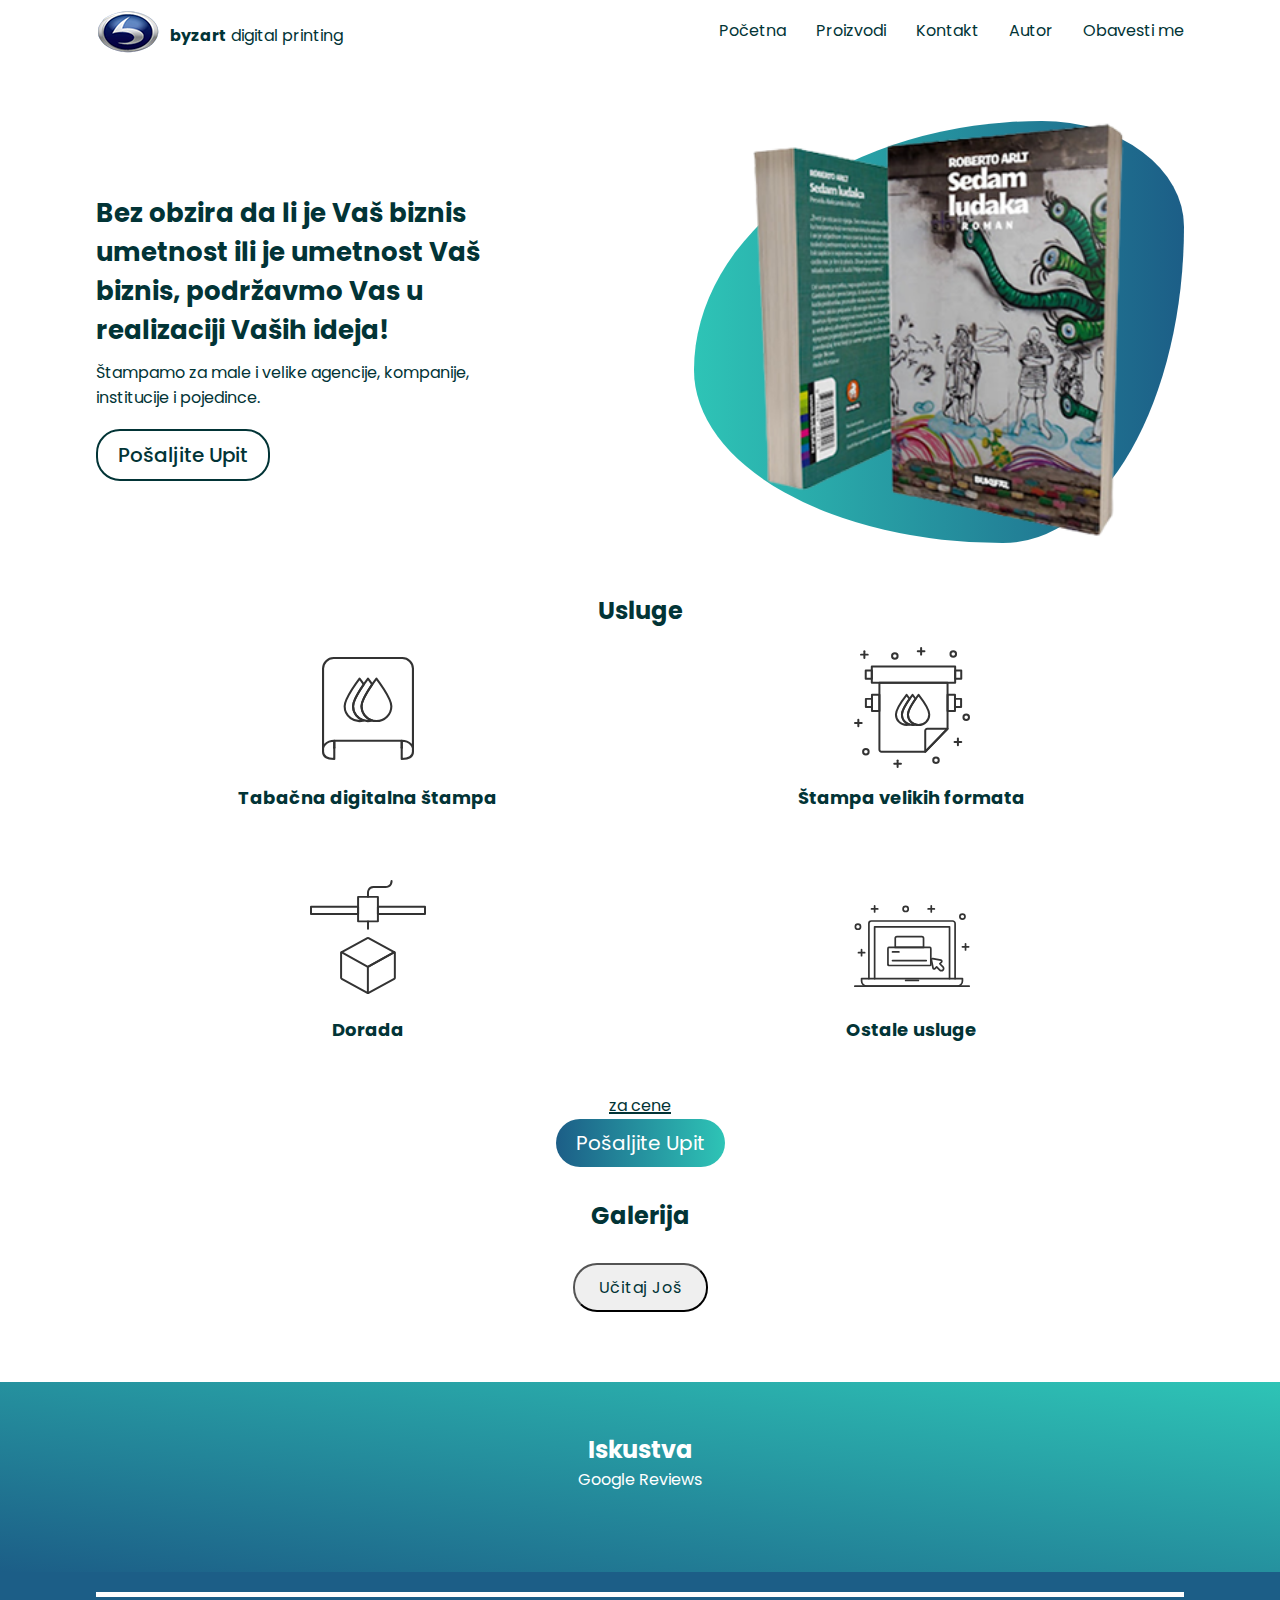
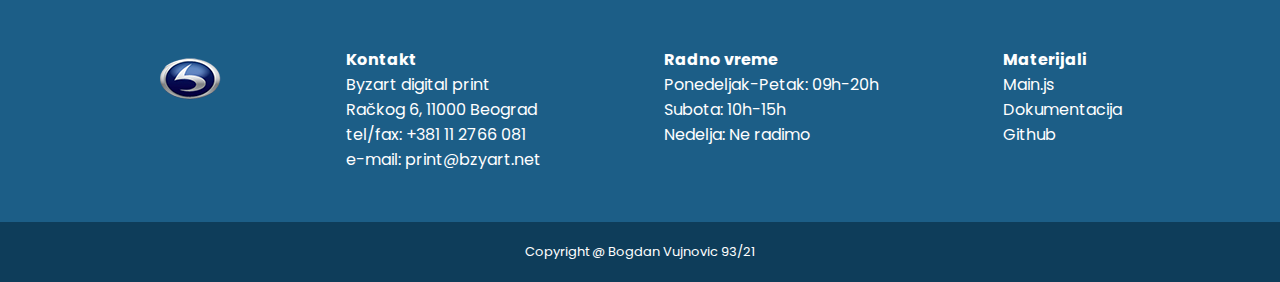
<file: index.html>
<!DOCTYPE html>
<html lang="en">
<head>
    <meta charset="UTF-8">
    <meta http-equiv="X-UA-Compatible" content="IE=edge">
    <meta name="viewport" content="width=device-width, initial-scale=1.0">
    <title>Početna | Byzart</title>

    <link rel="icon" type="image/x-icon" href="assets/img/logo.png" />


    <!-- Fonts -->
    <link rel="preconnect" href="https://fonts.googleapis.com" />
    <link rel="preconnect" href="https://fonts.gstatic.com" crossorigin />
    <link href="https://fonts.googleapis.com/css2?family=Poppins:wght@300;400;500;600&display=swap" rel="stylesheet" />
    
    <link rel="stylesheet" type="text/css" href="css/style.css" />
    <!-- Owl Carousel -->
    <link rel="stylesheet" href="https://cdnjs.cloudflare.com/ajax/libs/OwlCarousel2/2.3.4/assets/owl.carousel.min.css" integrity="sha512-tS3S5qG0BlhnQROyJXvNjeEM4UpMXHrQfTGmbQ1gKmelCxlSEBUaxhRBj/EFTzpbP4RVSrpEikbmdJobCvhE3g==" crossorigin="anonymous" referrerpolicy="no-referrer" />
    <link rel="stylesheet" href="https://cdnjs.cloudflare.com/ajax/libs/OwlCarousel2/2.3.4/assets/owl.theme.default.min.css" integrity="sha512-sMXtMNL1zRzolHYKEujM2AqCLUR9F2C4/05cdbxjjLSRvMQIciEPCQZo++nk7go3BtSuK9kfa/s+a4f4i5pLkw==" crossorigin="anonymous" referrerpolicy="no-referrer" />
</head>
<body>
    <header>
        <div id="meni" class="wrapper">
            <div id="logo">
                <a href="index.htm"><img src="assets/img/logo.png" alt="logo"></a>
                <p><strong>byzart</strong> digital printing</p>
            </div>
            <nav class="glavni-meni"></nav>
        </div>
        <div id="hero" class="wrapper">
            <div id="main-heading">
                <h1>Bez obzira da li je Vaš biznis umetnost
                    ili je umetnost Vaš biznis, podržavmo Vas u realizaciji Vaših ideja!</h1>
                <p>Štampamo za male i velike agencije, kompanije, institucije i pojedince.</p>
                <div id="heading-button">
                    <a href="kontakt.html">Pošaljite upit</a>
                </div>
            </div>
            <div id="heading-blob">
                <div id="heading-slider" class="wrapper">
                    <div id="printed-products">
                        <div class="img">
                            <img src="assets/img/bookcover.png" alt="">
                        </div>
                    </div>
                </div>
            </div>
        </div>
    </header>
    <main>
        <div id="sekcija-usluge" class="wrapper">
            <h2>Usluge</h2>
            <div id="usluge">
                <div class="usluge-blok">
                    <div class="ikonica" id="ikonica_1">
                        <img src="assets/svg/ikonica1.svg" alt="icon_1">
                    </div>
                    <h3 class="usluga-ime">Tabačna digitalna štampa</h3>
                    <ul id="digitalna-lista">
                    </ul>
                </div>
                <div class="usluge-blok">
                    <div class="ikonica">
                        <img src="assets/svg/ikonica2.svg" alt="icon_2">
                    </div>
                    <h3 class="usluga-ime">Štampa velikih formata</h3>
                    <ul id="veliki-formati-lista">
                    </ul>
                </div>
                <div class="usluge-blok">
                    <div class="ikonica">
                        <img src="assets/svg/ikonica3.svg" alt="icon_3">
                    </div>
                    <h3 class="usluga-ime">Dorada</h3>
                    <ul id="dorada-lista">
                    </ul>
                </div>
                <div class="usluge-blok">
                    <div class="ikonica" id="ikonica_4">
                        <img src="assets/svg/ikonica4.svg" alt="icon_4">
                    </div>
                    <h3 class="usluga-ime">Ostale usluge</h3>
                    <ul id="ostale-lista">
                    </ul>
                </div>
            </div>
            <p>za cene</p>
            <div>
                <a href="kontakt.html">Pošaljite Upit</a>
            </div>
        </div>
        <div class="sekcija-galerija">
            <div class="wrapper" id="galerija">
                <h2>Galerija</h2>
                <div id="galerija-slike"></div>
                <button id="vidi-jos">Učitaj Još</button>
            </div>
        </div>
        <div id="sekcija-iskustva">
            <h2>Iskustva</h3>
            <p id="iskustva-p">Google Reviews</p>
            <div id="iskustva" class="owl-carousel owl-theme wrapper">
            </div>
        </div>
    </main>
    <footer>
        <div id="sadrzaj-footer" class="wrapper">
            <div id="sadrzaj-footer-blokovi">
                <div id="logo-footer">
                    <img src="assets/img/logo.png" alt="logo footer">
                </div>
                <div id="kontakt">
                    <h3>Kontakt</h3>
                </div>
                <div id="radno-vreme">
                    <h3>Radno vreme</h3>
                </div>
                <div id="materijali">
                    <h3>Materijali</h3>
                </div>
            </div>
        </div>
        <div id="copyright">
            <p>Copyright @ Bogdan Vujnovic 93/21</p>
        </div>
    </footer>
    <!-- jQuery -->
<script src="https://code.jquery.com/jquery-3.6.3.min.js" integrity="sha256-pvPw+upLPUjgMXY0G+8O0xUf+/Im1MZjXxxgOcBQBXU=" crossorigin="anonymous"></script>
    <!-- Owl Carousel-->
    <script src="https://cdnjs.cloudflare.com/ajax/libs/OwlCarousel2/2.3.4/owl.carousel.min.js" integrity="sha512-bPs7Ae6pVvhOSiIcyUClR7/q2OAsRiovw4vAkX+zJbw3ShAeeqezq50RIIcIURq7Oa20rW2n2q+fyXBNcU9lrw==" crossorigin="anonymous" referrerpolicy="no-referrer"></script>
   
    <script src="js/main.js" type="text/javascript"></script>
</body>
</html>
</file>
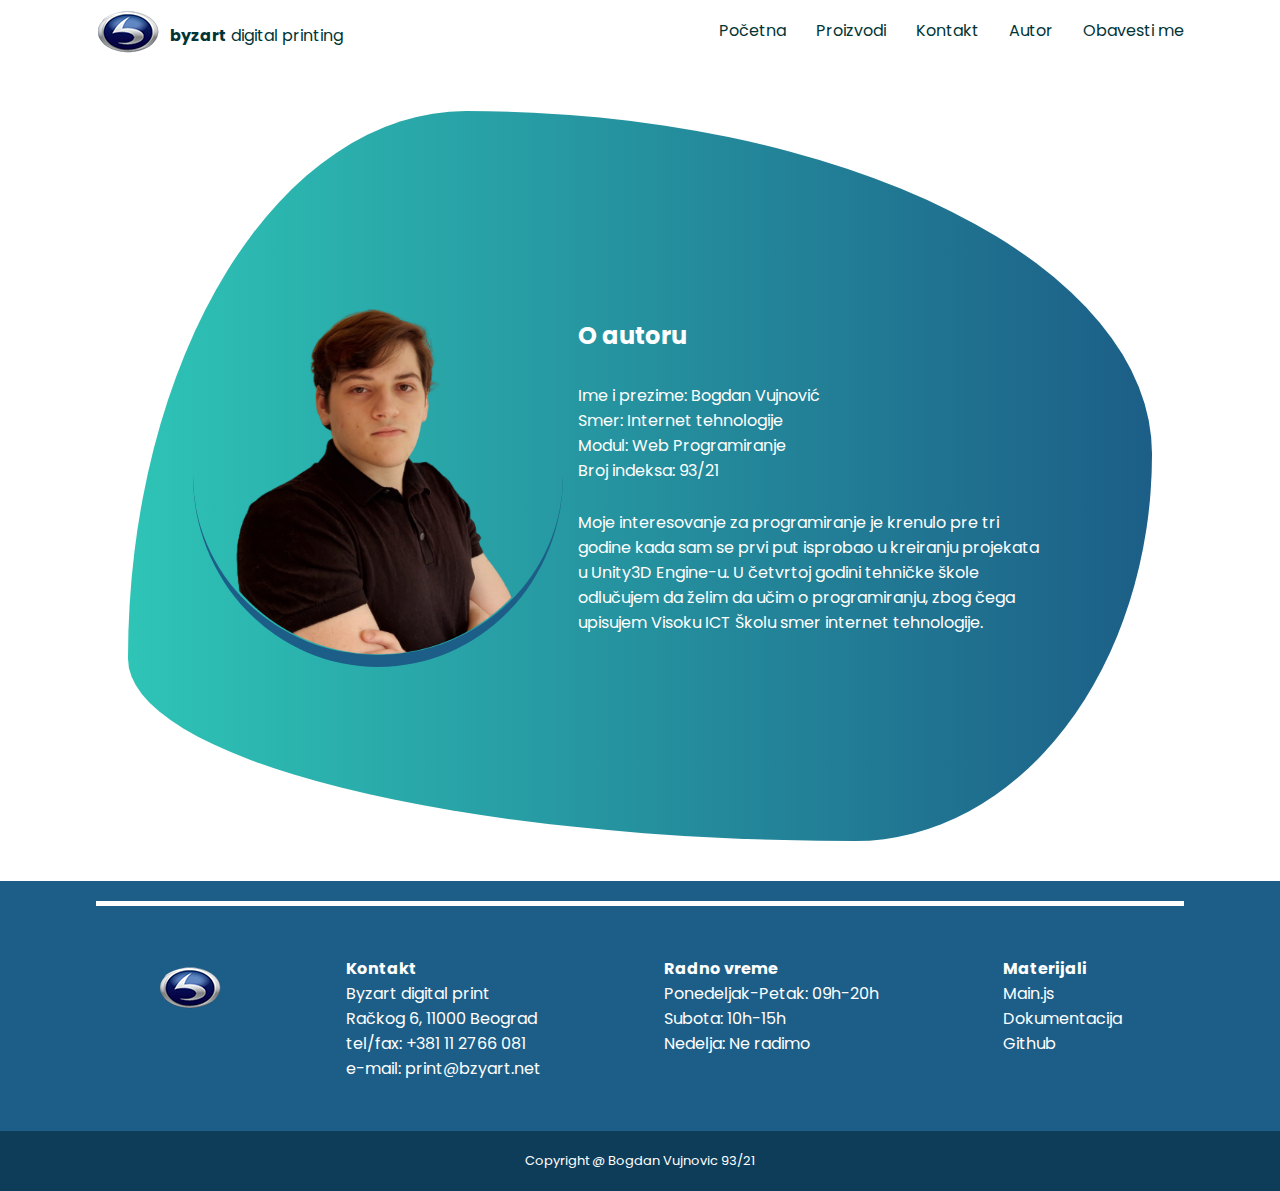
<file: autor.html>
<!DOCTYPE html>
<html lang="en">
<head>
    <meta charset="UTF-8">
    <meta http-equiv="X-UA-Compatible" content="IE=edge">
    <meta name="viewport" content="width=device-width, initial-scale=1.0">
    <title>Autor | Byzart</title>

    <link rel="icon" type="image/x-icon" href="assets/img/logo.png" />


    <!-- Fonts -->
    <link rel="preconnect" href="https://fonts.googleapis.com" />
    <link rel="preconnect" href="https://fonts.gstatic.com" crossorigin />
    <link href="https://fonts.googleapis.com/css2?family=Poppins:wght@300;400;500;600&display=swap" rel="stylesheet" />
    
    <link rel="stylesheet" type="text/css" href="css/style.css" />
</head>
<body>
    <header>
        <div id="meni" class="wrapper">
            <div id="logo">
                <a href="index.html"><img src="assets/img/logo.png" alt="logo"></a>
                <p><strong>byzart</strong> digital printing</p>
            </div>
            <nav class="glavni-meni"></nav>
        </div>
    </header>
    <main>
        <div id="autor-glavni-div" class="wrapper">
            <div id="autor-sekcija" class="wrapper">
                <div id="autor-slika">
                    <img src="assets/img/slika-autor.png" alt="Slika Autora">
                </div>
                <div id="autor-tekst">
                    <h2>O autoru</h2>
                    <p>Ime i prezime: Bogdan Vujnović</p>
                    <p>Smer: Internet tehnologije</p>
                    <p>Modul: Web Programiranje</p>
                    <p>Broj indeksa: 93/21</p><br/>
                    <p>Moje interesovanje za programiranje je krenulo pre tri godine kada sam se prvi put isprobao u kreiranju projekata u Unity3D Engine-u.
                    U četvrtoj godini tehničke škole odlučujem da želim da učim o programiranju, 
                    zbog čega upisujem Visoku ICT Školu smer internet tehnologije.</p>
                </div>
            </div>
        </div>
    </main>
    <footer>
        <div id="sadrzaj-footer" class="wrapper">
            <div id="sadrzaj-footer-blokovi">
                <div id="logo-footer">
                    <img src="assets/img/logo.png" alt="logo footer">
                </div>
                <div id="kontakt">
                    <h3>Kontakt</h3>
                </div>
                <div id="radno-vreme">
                    <h3>Radno vreme</h3>
                </div>
                <div id="materijali">
                    <h3>Materijali</h3>
                </div>
            </div>
        </div>
        <div id="copyright">
            <p>Copyright @ Bogdan Vujnovic 93/21</p>
        </div>
    </footer>
    <!-- jQuery -->
    <script src="https://cdnjs.cloudflare.com/ajax/libs/jquery/3.6.3/jquery.min.js" integrity="sha512-STof4xm1wgkfm7heWqFJVn58Hm3EtS31XFaagaa8VMReCXAkQnJZ+jEy8PCC/iT18dFy95WcExNHFTqLyp72eQ==" crossorigin="anonymous" referrerpolicy="no-referrer"></script>
      
    <script src="js/main.js" type="text/javascript"></script>
</body>
</html>
</file>
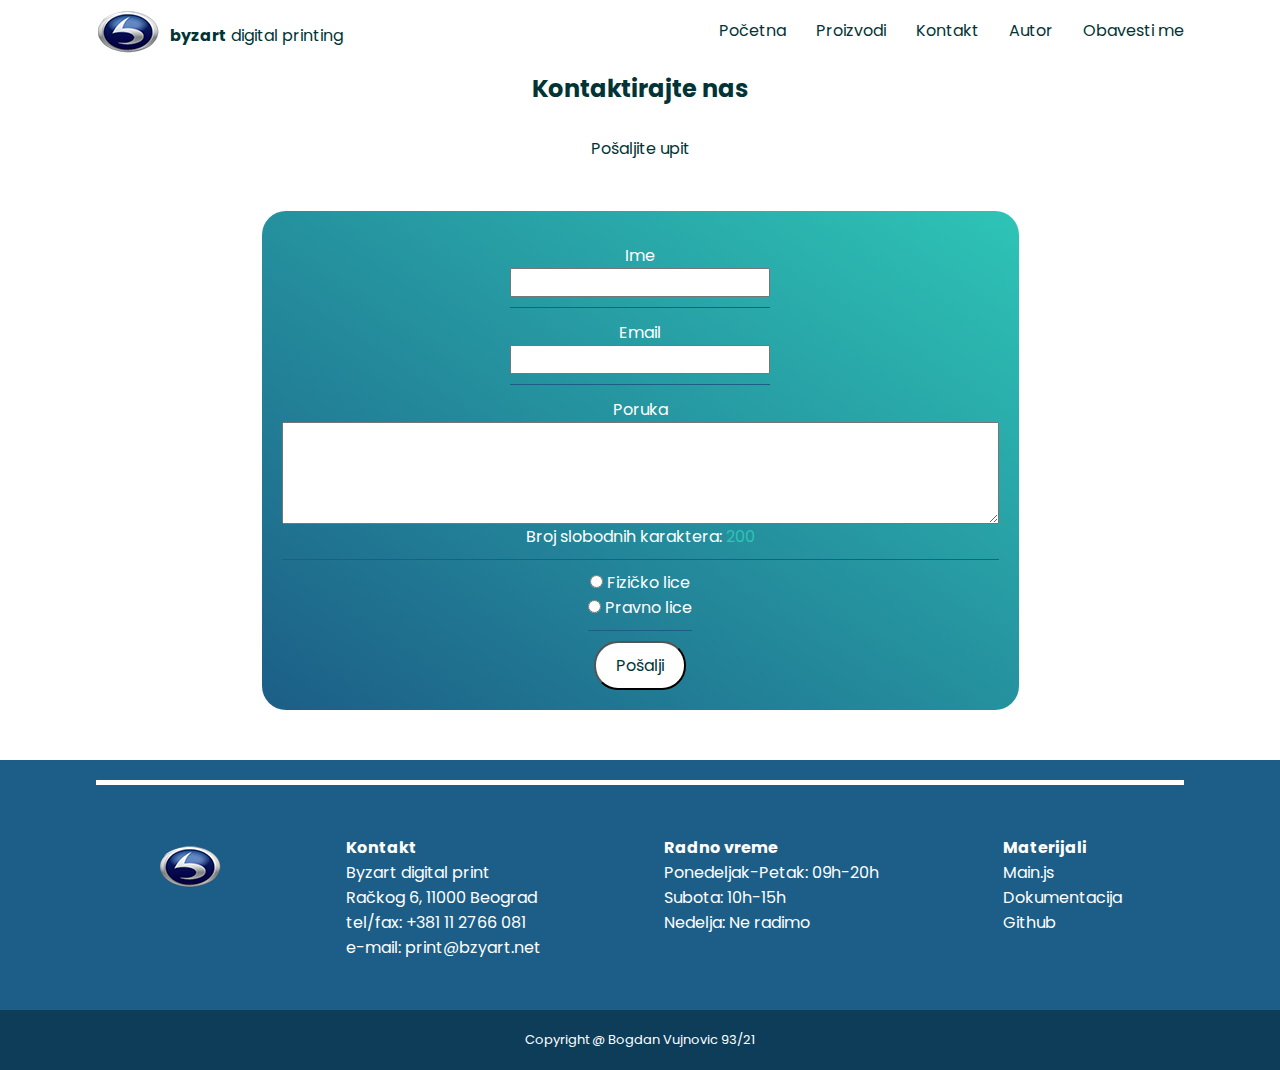
<file: kontakt.html>
<!DOCTYPE html>
<html lang="en">
<head>
    <meta charset="UTF-8">
    <meta http-equiv="X-UA-Compatible" content="IE=edge">
    <meta name="viewport" content="width=device-width, initial-scale=1.0">
    <title>Kontakt | Byzart</title>

    <link rel="icon" type="image/x-icon" href="assets/img/logo.png" />


    <!-- Fonts -->
    <link rel="preconnect" href="https://fonts.googleapis.com" />
    <link rel="preconnect" href="https://fonts.gstatic.com" crossorigin />
    <link href="https://fonts.googleapis.com/css2?family=Poppins:wght@300;400;500;600&display=swap" rel="stylesheet" />
    
    <link rel="stylesheet" type="text/css" href="css/style.css" />
</head>
<body>
    <header>
        <div id="meni" class="wrapper">
            <div id="logo">
                <a href="index.html"><img src="assets/img/logo.png" alt="logo"></a>
                <p><strong>byzart</strong> digital printing</p>
            </div>
            <nav class="glavni-meni"></nav>
        </div>
    </header>
    <main>
        <div class="wrapper">
            <div id="kontakt-tekst">
                <h2>Kontaktirajte nas</h2>
                <p>Pošaljite upit</p>
            </div>
            <form class="forma" id="forma-kontakt">
                <div class="form-div">
                    <label for="">Ime</label>
                    <input type="text" id="tbIme" class="form-polje" />
                </div>
                <div class="form-div">
                    <label for="">Email</label>
                    <input type="email" id="iEmail" class="form-polje" />
                </div>
                <div class="form-div" id="poruka">
                    <label for="taPoruka">Poruka</label>
                    <textarea id="taPoruka" rows="4" cols="50"></textarea>
                    <p>Broj slobodnih karaktera: <span id="brojKaraktera">200</span></p>
                    <p id="error-poruka" class="greska ispisGresaka d-none">Postignut maksimalni broj karaktera.</p>
                </div>
                <div class="form-div" id="rbDiv">
                    <div>
                        <input type="radio" id="fLice" name="rbList" value="FL">
                        <label for="fLice">Fizičko lice</label><br>
                    </div>
                    <div>
                        <input type="radio" id="pLice" name="rbList" value="PL">
                        <label for="pLice">Pravno lice</label><br>
                    </div>
                </div>
                <input type="button" value="Pošalji" id="btnKontakt" class="dugme" />
            </form>
        </div>
    </main>
    <footer>
        <div id="sadrzaj-footer" class="wrapper">
            <div id="sadrzaj-footer-blokovi">
                <div id="logo-footer">
                    <img src="assets/img/logo.png" alt="logo footer">
                </div>
                <div id="kontakt">
                    <h3>Kontakt</h3>
                </div>
                <div id="radno-vreme">
                    <h3>Radno vreme</h3>
                </div>
                <div id="materijali">
                    <h3>Materijali</h3>
                </div>
            </div>
        </div>
        <div id="copyright">
            <p>Copyright @ Bogdan Vujnovic 93/21</p>
        </div>
    </footer>
    <!-- jQuery -->
    <script src="https://cdnjs.cloudflare.com/ajax/libs/jquery/3.6.3/jquery.min.js" integrity="sha512-STof4xm1wgkfm7heWqFJVn58Hm3EtS31XFaagaa8VMReCXAkQnJZ+jEy8PCC/iT18dFy95WcExNHFTqLyp72eQ==" crossorigin="anonymous" referrerpolicy="no-referrer"></script>
      
    <script src="js/main.js" type="text/javascript"></script>
</body>
</html>
</file>
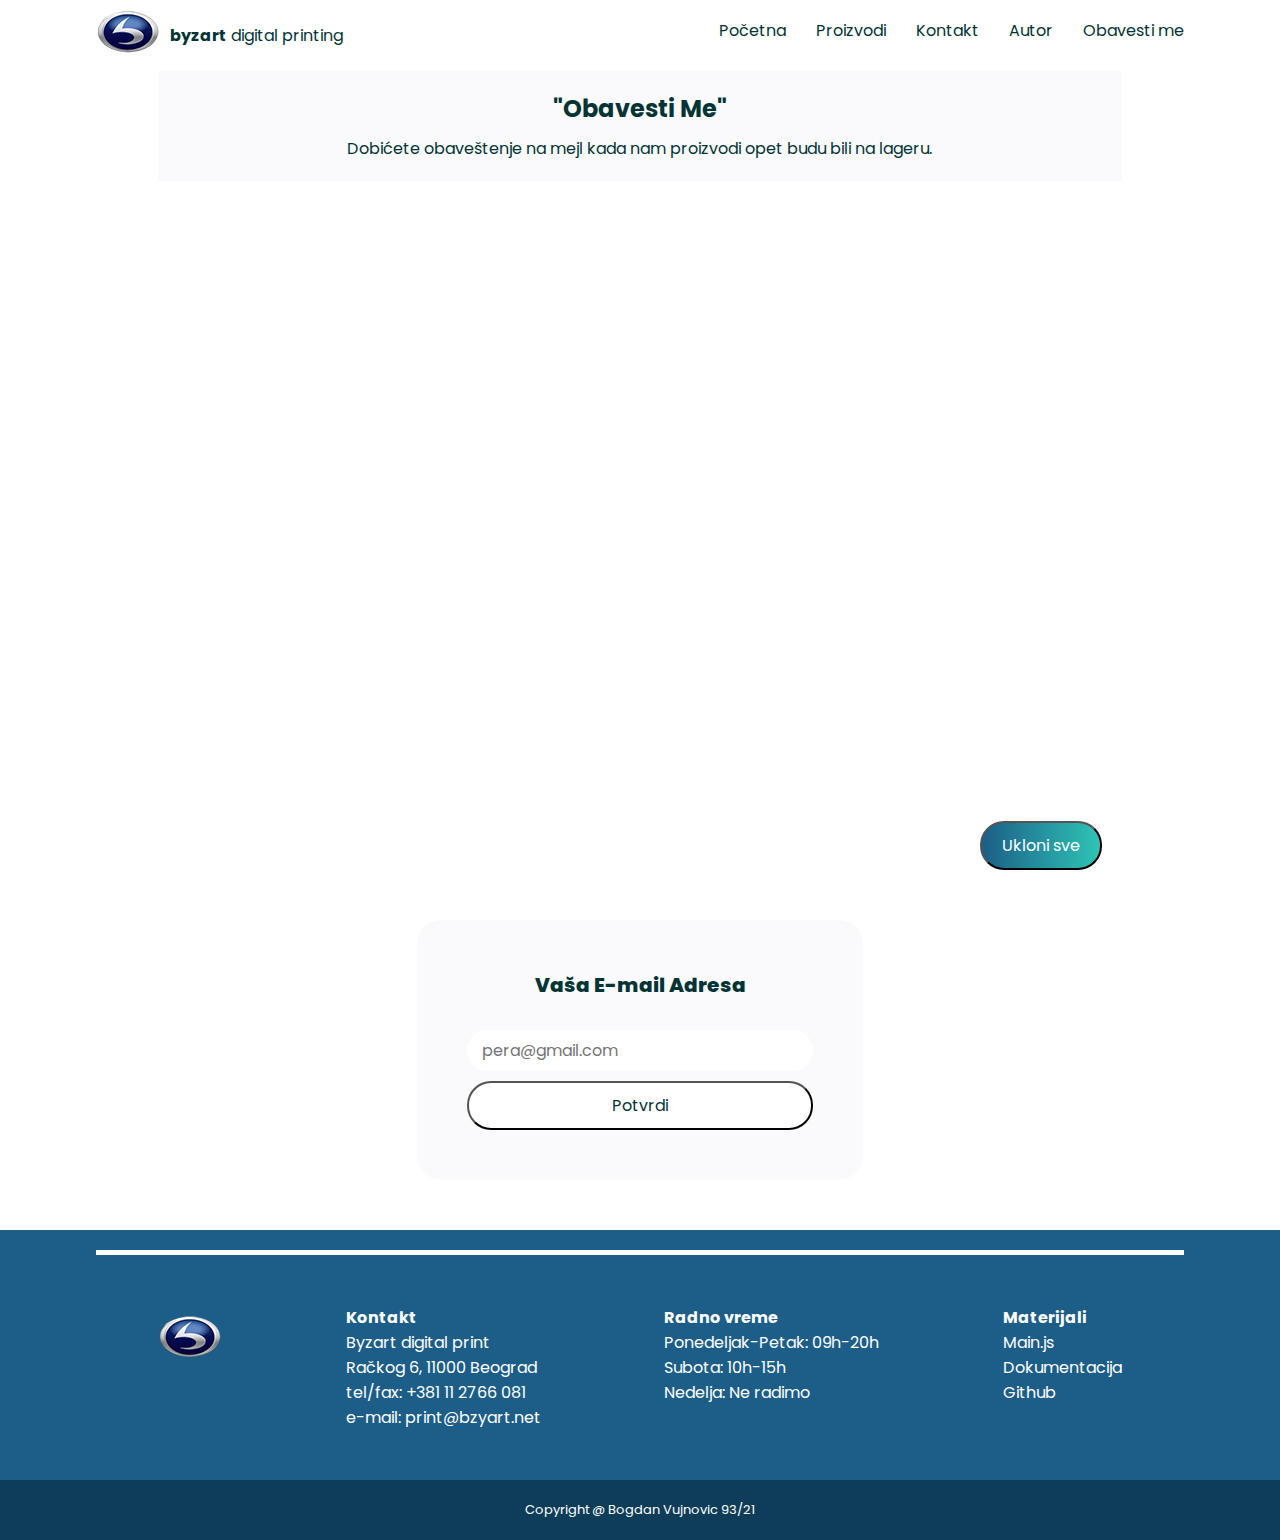
<file: obavesti.html>
<!DOCTYPE html>
<html lang="en">
<head>
    <meta charset="UTF-8">
    <meta http-equiv="X-UA-Compatible" content="IE=edge">
    <meta name="viewport" content="width=device-width, initial-scale=1.0">
    <title>Obavesti me | Byzart</title>

    <link rel="icon" type="image/x-icon" href="assets/img/logo.png" />


    <!-- Fonts -->
    <link rel="preconnect" href="https://fonts.googleapis.com" />
    <link rel="preconnect" href="https://fonts.gstatic.com" crossorigin />
    <link href="https://fonts.googleapis.com/css2?family=Poppins:wght@300;400;500;600&display=swap" rel="stylesheet" />
    
    <link rel="stylesheet" type="text/css" href="css/style.css" />
</head>
<body>
    <header>
        <div id="meni" class="wrapper">
            <div id="logo">
                <a href="index.html"><img src="assets/img/logo.png" alt="logo"></a>
                <p><strong>byzart</strong> digital printing</p>
            </div>
            <nav class="glavni-meni"></nav>
        </div>
    </header>
    <main>
        <div class="wrapper">
            <div id="obavesti-header" class="wrapper">
                <h2>"Obavesti Me"</h2>
                <p>Dobićete obaveštenje na mejl kada nam proizvodi opet budu bili na lageru.</p>
            </div>
            <div id="proizvodi-obavesti-me"></div>
            <div class="ukloni" id="div-ukloni-sve">
                <button id="btnUkloniSve">Ukloni sve</button>
            </div>
            <div id="obavesti-footer">
                <p>Vaša E-mail Adresa</p>
                <form id="forma-obavesti" action="">
                    <input type="email" id="obavesti-email" placeholder="pera@gmail.com" class="form-polje" />
                    <input type="button" value="Potvrdi" id="btnObavestiEmail" class="dugme" />
                </form>
            </div>
        </div>
    </main>
    <footer>
        <div id="sadrzaj-footer" class="wrapper">
            <div id="sadrzaj-footer-blokovi">
                <div id="logo-footer">
                    <img src="assets/img/logo.png" alt="logo footer">
                </div>
                <div id="kontakt">
                    <h3>Kontakt</h3>
                </div>
                <div id="radno-vreme">
                    <h3>Radno vreme</h3>
                </div>
                <div id="materijali">
                    <h3>Materijali</h3>
                </div>
            </div>
        </div>
        <div id="copyright">
            <p>Copyright @ Bogdan Vujnovic 93/21</p>
        </div>
    </footer>
    <!-- jQuery -->
    <script src="https://cdnjs.cloudflare.com/ajax/libs/jquery/3.6.3/jquery.min.js" integrity="sha512-STof4xm1wgkfm7heWqFJVn58Hm3EtS31XFaagaa8VMReCXAkQnJZ+jEy8PCC/iT18dFy95WcExNHFTqLyp72eQ==" crossorigin="anonymous" referrerpolicy="no-referrer"></script>
      
    <script src="js/main.js" type="text/javascript"></script>
</body>
</html>
</file>
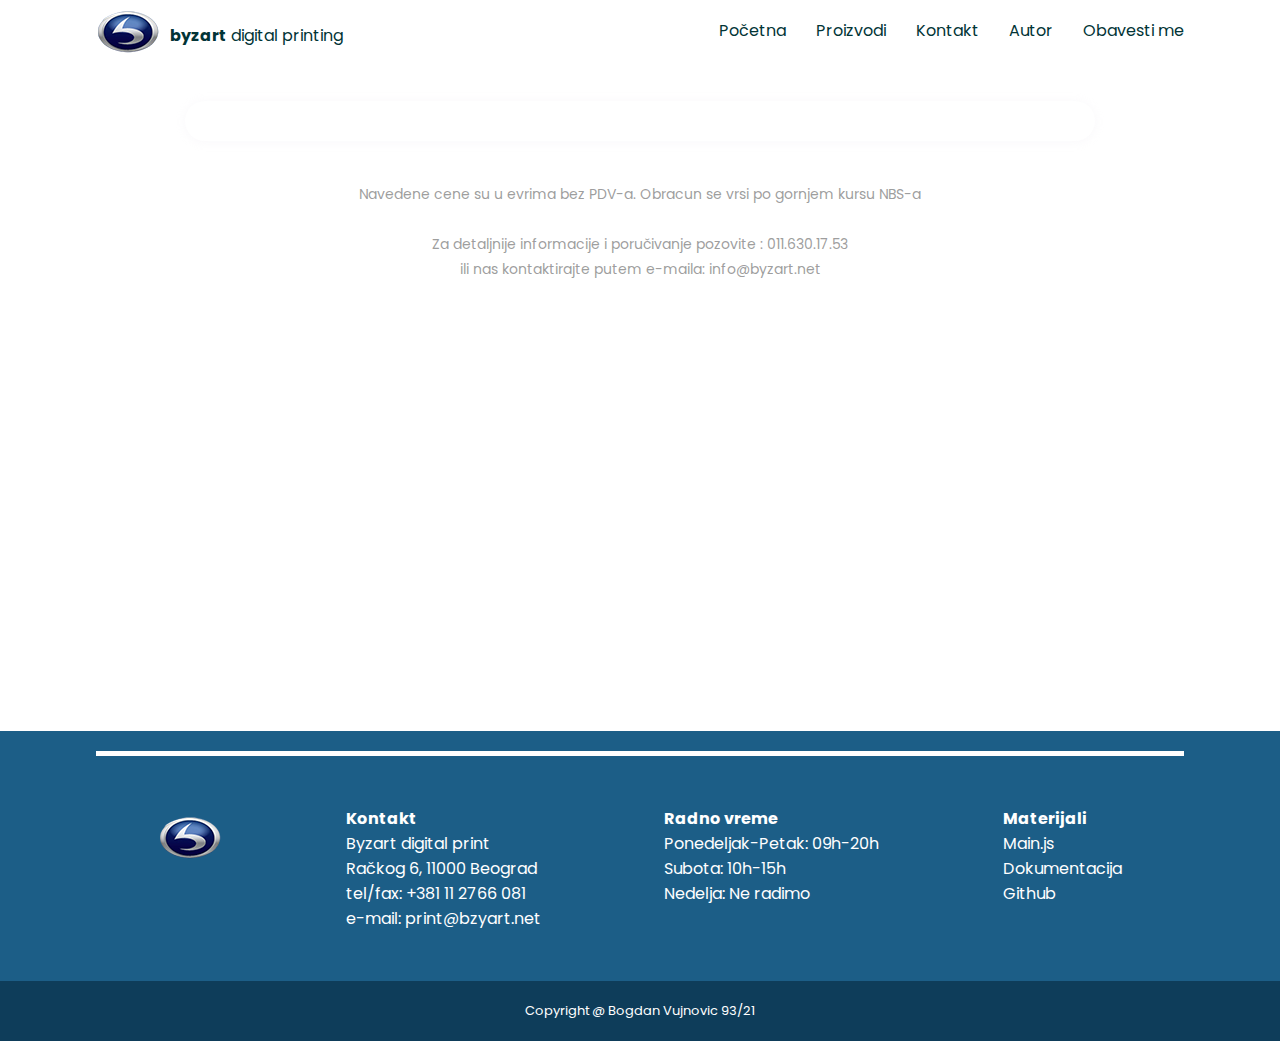
<file: proizvod.html>
<!DOCTYPE html>
<html lang="en">
<head>
    <meta charset="UTF-8">
    <meta http-equiv="X-UA-Compatible" content="IE=edge">
    <meta name="viewport" content="width=device-width, initial-scale=1.0">
    <title>Kontakt | Byzart</title>

    <link rel="icon" type="image/x-icon" href="assets/img/logo.png" />


    <!-- Fonts -->
    <link rel="preconnect" href="https://fonts.googleapis.com" />
    <link rel="preconnect" href="https://fonts.gstatic.com" crossorigin />
    <link href="https://fonts.googleapis.com/css2?family=Poppins:wght@300;400;500;600&display=swap" rel="stylesheet" />
    
    <link rel="stylesheet" type="text/css" href="css/style.css" />
</head>
<body>
    <header>
        <div id="meni" class="wrapper">
            <div id="logo">
                <a href="index.html"><img src="assets/img/logo.png" alt="logo"></a>
                <p><strong>byzart</strong> digital printing</p>
            </div>
            <nav class="glavni-meni"></nav>
        </div>
    </header>
    <main>
        
        <div class="wrapper-mh">
            <div id="popup-div">
                <div id="popup-container">
                </div>
            </div>
            <div id="sContainer">
            </div>
            <div id="proizvod-dodatni-tekst">
                <p><span>Navedene cene su u evrima bez PDV-a. Obracun se vrsi po gornjem kursu NBS-a</span></p><br/>
                <p><span>Za detaljnije informacije i poručivanje pozovite : 011.630.17.53 <br/>
                    ili nas kontaktirajte putem e-maila: info@byzart.net</span></p>
            </div>
            
        </div>
    </main>
    <footer>
        <div id="sadrzaj-footer" class="wrapper">
            <div id="sadrzaj-footer-blokovi">
                <div id="logo-footer">
                    <img src="assets/img/logo.png" alt="logo footer">
                </div>
                <div id="kontakt">
                    <h3>Kontakt</h3>
                </div>
                <div id="radno-vreme">
                    <h3>Radno vreme</h3>
                </div>
                <div id="materijali">
                    <h3>Materijali</h3>
                </div>
            </div>
        </div>
        <div id="copyright">
            <p>Copyright @ Bogdan Vujnovic 93/21</p>
        </div>
    </footer>
    <!-- jQuery -->
    <script src="https://cdnjs.cloudflare.com/ajax/libs/jquery/3.6.3/jquery.min.js" integrity="sha512-STof4xm1wgkfm7heWqFJVn58Hm3EtS31XFaagaa8VMReCXAkQnJZ+jEy8PCC/iT18dFy95WcExNHFTqLyp72eQ==" crossorigin="anonymous" referrerpolicy="no-referrer"></script>
      
    <script src="js/main.js" type="text/javascript"></script>
</body>
</html>
</file>
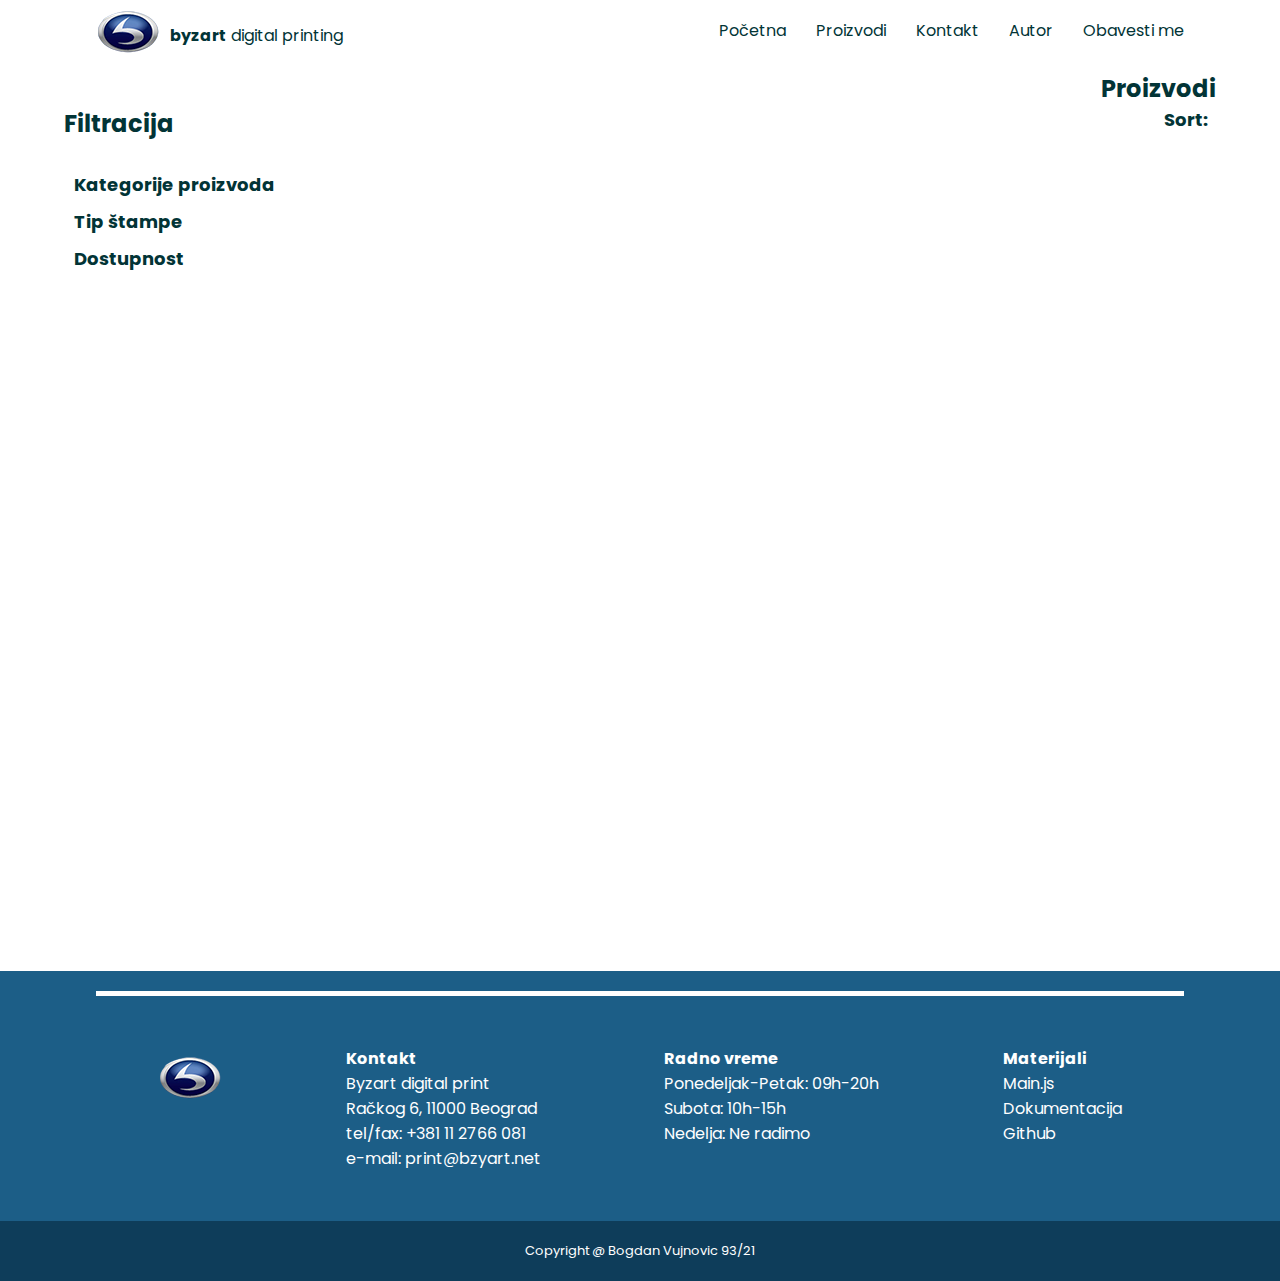
<file: proizvodi.html>
<!DOCTYPE html>
<html lang="en">
<head>
    <meta charset="UTF-8">
    <meta http-equiv="X-UA-Compatible" content="IE=edge">
    <meta name="viewport" content="width=device-width, initial-scale=1.0">
    <title>Proizvodi | Byzart</title>

    <link rel="icon" type="image/x-icon" href="assets/img/logo.png" />


    <!-- Fonts -->
    <link rel="preconnect" href="https://fonts.googleapis.com" />
    <link rel="preconnect" href="https://fonts.gstatic.com" crossorigin />
    <link href="https://fonts.googleapis.com/css2?family=Poppins:wght@300;400;500;600&display=swap" rel="stylesheet" />
    
    <link rel="stylesheet" type="text/css" href="css/style.css" />
    <!-- Owl Carousel -->
    <link rel="stylesheet" href="https://cdnjs.cloudflare.com/ajax/libs/OwlCarousel2/2.3.4/assets/owl.carousel.min.css" integrity="sha512-tS3S5qG0BlhnQROyJXvNjeEM4UpMXHrQfTGmbQ1gKmelCxlSEBUaxhRBj/EFTzpbP4RVSrpEikbmdJobCvhE3g==" crossorigin="anonymous" referrerpolicy="no-referrer" />
    <link rel="stylesheet" href="https://cdnjs.cloudflare.com/ajax/libs/OwlCarousel2/2.3.4/assets/owl.theme.default.min.css" integrity="sha512-sMXtMNL1zRzolHYKEujM2AqCLUR9F2C4/05cdbxjjLSRvMQIciEPCQZo++nk7go3BtSuK9kfa/s+a4f4i5pLkw==" crossorigin="anonymous" referrerpolicy="no-referrer" />
</head>
<body>
    <header>
        <div id="meni" class="wrapper">
            <div id="logo">
                <a href="index.html"><img src="assets/img/logo.png" alt="logo"></a>
                <p><strong>byzart</strong> digital printing</p>
            </div>
            <nav class="glavni-meni"></nav>
        </div>
    </header>
    <main id="wrapper-proizvodi">
        <div id="popup-div">
            <div id="popup-container">
            </div>
        </div>
        <h1 id="proizvodi-h1">Proizvodi</h1>
        <div id="stranica-proizvodi">
            <div id="filtriranje">
                <h2>Filtracija</h2>
                <div id="kategorije" class="filter">
                    <h3>Kategorije proizvoda</h3>
                </div>
                <div id="tip-stampe" class="filter">
                    <h3>Tip štampe</h3>
                </div>
                <div class="filter">
                    <h3>Dostupnost</h3>
                    <div id="dostupnost"></div>
                </div>
            </div>
            <div id="desni-deo">
                <div id="sortiranje">
                    <h3>Sort: </h3>
                    <div id="sort-ddl"></div>
                </div>
                <div id="poruka-korisniku"></div>
                <div id="proizvodi">
                </div>
            </div>
        </div>
    </main>
    <footer>
        <div id="sadrzaj-footer" class="wrapper">
            <div id="sadrzaj-footer-blokovi">
                <div id="logo-footer">
                    <img src="assets/img/logo.png" alt="logo footer">
                </div>
                <div id="kontakt">
                    <h3>Kontakt</h3>
                </div>
                <div id="radno-vreme">
                    <h3>Radno vreme</h3>
                </div>
                <div id="materijali">
                    <h3>Materijali</h3>
                </div>
            </div>
        </div>
        <div id="copyright">
            <p>Copyright @ Bogdan Vujnovic 93/21</p>
        </div>
    </footer>

    
    <!-- jQuery -->
    <script src="https://cdnjs.cloudflare.com/ajax/libs/jquery/3.6.3/jquery.min.js" integrity="sha512-STof4xm1wgkfm7heWqFJVn58Hm3EtS31XFaagaa8VMReCXAkQnJZ+jEy8PCC/iT18dFy95WcExNHFTqLyp72eQ==" crossorigin="anonymous" referrerpolicy="no-referrer"></script>

    <!-- Owl Carousel-->
    <script src="https://cdnjs.cloudflare.com/ajax/libs/OwlCarousel2/2.3.4/owl.carousel.min.js" integrity="sha512-bPs7Ae6pVvhOSiIcyUClR7/q2OAsRiovw4vAkX+zJbw3ShAeeqezq50RIIcIURq7Oa20rW2n2q+fyXBNcU9lrw==" crossorigin="anonymous" referrerpolicy="no-referrer"></script>

    <script src="js/main.js" type="text/javascript"></script>
</body>
</html>
</file>
<file: css/style.css>
* {
  padding: 0;
  margin: 0;
  font-family: "Poppins", sans-serif;
  color: #023436;
  font-size: 16px;
}

html {
  scroll-behavior: smooth;
}

.wrapper, .wrapper-mh, #wrapper-proizvodi, #div-ukloni-sve {
  width: 85%;
  margin: 0px auto;
}

.wrapper-mh {
  min-height: 70vh;
}

ul {
  list-style-type: none;
}

a {
  text-decoration: none;
}

h2 {
  font-size: 24px;
  margin-bottom: 30px;
}

h3 {
  font-size: 18px;
}

header nav ul {
  display: -webkit-box;
  display: -ms-flexbox;
  display: flex;
  margin-top: 3px;
}

header nav ul li {
  padding: 15px 15px;
}

header nav ul :last-child {
  padding-right: 0px;
}

header nav ul a:hover {
  background-image: -webkit-gradient(linear, left top, right top, from(#2EC4B6), to(#1C5E87));
  background-image: linear-gradient(to right, #2EC4B6, #1C5E87);
  background-size: 100%;
  -webkit-background-clip: text;
  -moz-background-clip: text;
  -webkit-text-fill-color: transparent;
  -moz-text-fill-color: transparent;
}

.d-none {
  display: none;
  min-height: 400px;
}

.obavestenje {
  width: -webkit-fit-content;
  width: -moz-fit-content;
  width: fit-content;
  font-weight: 300;
  border: 2px solid #1C5E87;
  background-color: rgba(249, 248, 251, 0.891);
  padding: 10px;
  border-radius: 12px;
  margin: 20px auto;
}

#meni {
  display: -webkit-box;
  display: -ms-flexbox;
  display: flex;
  -webkit-box-pack: justify;
      -ms-flex-pack: justify;
          justify-content: space-between;
}

#meni #logo {
  display: -webkit-box;
  display: -ms-flexbox;
  display: flex;
  -webkit-box-align: center;
      -ms-flex-align: center;
          align-items: center;
}

#meni #logo p {
  margin-left: 10px;
}

.dugme {
  background-color: white;
  padding: 10px 20px;
  border-radius: 24px;
  margin-top: 10px;
}

.dugme:hover {
  background-color: rgba(249, 248, 251, 0.891);
}

.greska-poruka, .greska {
  border: 3.5px solid red;
}

.greska {
  padding: 5px;
}

.greska-forme {
  margin: 6px;
  font-size: 12px;
  color: white;
  padding: 2px 5px;
  border: 1px solid red;
}

.uspeh {
  margin-top: 5px;
  padding: 15px;
  border: 3.5px solid #14e414;
  color: white;
}

header #hero {
  padding: 50px 0px;
  display: -webkit-box;
  display: -ms-flexbox;
  display: flex;
  -webkit-box-pack: justify;
      -ms-flex-pack: justify;
          justify-content: space-between;
}

header #hero #main-heading {
  width: 40%;
  display: -webkit-box;
  display: -ms-flexbox;
  display: flex;
  -webkit-box-align: left;
      -ms-flex-align: left;
          align-items: left;
  -webkit-box-orient: vertical;
  -webkit-box-direction: normal;
      -ms-flex-direction: column;
          flex-direction: column;
  -webkit-box-pack: center;
      -ms-flex-pack: center;
          justify-content: center;
}

header #hero #main-heading h1 {
  font-size: 26px;
}

header #hero #main-heading p {
  margin: 10px 0px 30px 0px;
}

header #hero #main-heading #heading-button a {
  font-size: 20px;
  font-weight: 500;
  text-transform: capitalize;
  padding: 10px 20px;
  background-image: -webkit-gradient(linear, right top, left top, from(#2EC4B6), to(#1C5E87));
  background-image: linear-gradient(to left, #2EC4B6, #1C5E87);
  color: white;
  border-radius: 24px;
  background-image: none;
  color: #023436;
  border: 2.5px solid #023436;
}

header #hero #main-heading #heading-button a:hover {
  -webkit-box-shadow: 1px 2px 1px 1px #1C5E87;
          box-shadow: 1px 2px 1px 1px #1C5E87;
  -webkit-transition: 0.25s;
  transition: 0.25s;
  background-image: -webkit-gradient(linear, left bottom, right top, from(#1C5E87), to(#2EC4B6));
  background-image: linear-gradient(to top right, #1C5E87, #2EC4B6);
  background-size: 100%;
  color: white;
}

header #hero #heading-blob {
  width: 45%;
  height: 33vw;
  background-image: -webkit-gradient(linear, left top, right top, from(#2EC4B6), to(#1C5E87));
  background-image: linear-gradient(to right, #2EC4B6, #1C5E87);
  border-radius: 71% 29% 37% 63% / 59% 25% 75% 41%;
  display: -webkit-box;
  display: -ms-flexbox;
  display: flex;
  -webkit-box-pack: center;
      -ms-flex-pack: center;
          justify-content: center;
  -webkit-box-align: center;
      -ms-flex-align: center;
          align-items: center;
}

header #hero #heading-blob #heading-slider {
  display: -webkit-box;
  display: -ms-flexbox;
  display: flex;
  -webkit-box-orient: vertical;
  -webkit-box-direction: normal;
      -ms-flex-direction: column;
          flex-direction: column;
}

header #hero #heading-blob #heading-slider #printed-products .img {
  width: 70%;
  height: 70%;
  margin: 0px auto;
}

header #hero #heading-blob #heading-slider #printed-products .img img {
  width: 100%;
}

main #sekcija-usluge {
  text-align: center;
}

main #sekcija-usluge h2 {
  margin-bottom: 0px;
}

main #sekcija-usluge #usluge {
  display: -webkit-box;
  display: -ms-flexbox;
  display: flex;
  -webkit-box-pack: center;
      -ms-flex-pack: center;
          justify-content: center;
  -webkit-box-align: center;
      -ms-flex-align: center;
          align-items: center;
  -ms-flex-pack: distribute;
      justify-content: space-around;
  height: 600px;
}

main #sekcija-usluge #usluge .usluge-blok {
  width: 20%;
  height: 70%;
  border-radius: 33% 67% 29% 71% / 75% 47% 53% 25%;
  -webkit-transition: 1s;
  transition: 1s;
}

main #sekcija-usluge #usluge .usluge-blok .ikonica {
  height: 9vw;
  width: 9vw;
  margin: 5% auto;
}

main #sekcija-usluge #usluge .usluge-blok #ikonica_1 img {
  height: 8vw;
  margin-top: 10px;
}

main #sekcija-usluge #usluge .usluge-blok #ikonica_4 img {
  margin-top: 25px;
}

main #sekcija-usluge #usluge .usluge-blok ul {
  width: 85%;
  margin: 10px auto;
  text-align: left;
  list-style-type: disc;
}

main #sekcija-usluge #usluge .usluge-blok ul li {
  font-size: 16px;
}

main #sekcija-usluge #usluge .usluge-blok:hover {
  background-image: -webkit-gradient(linear, left bottom, right top, from(#1C5E87), to(#2EC4B6));
  background-image: linear-gradient(to top right, #1C5E87, #2EC4B6);
  background-size: 100%;
  color: white;
  border-radius: 24px;
  height: 80%;
}

main #sekcija-usluge #usluge .usluge-blok:hover img {
  -webkit-transform: scale(1.1, 1.1);
          transform: scale(1.1, 1.1);
  -webkit-transition: 0.5s;
  transition: 0.5s;
  -webkit-filter: brightness(0) invert(1);
          filter: brightness(0) invert(1);
}

main #sekcija-usluge #usluge .usluge-blok:hover h3 {
  color: white;
  -webkit-transition: 0.5s;
  transition: 0.5s;
}

main #sekcija-usluge #usluge .usluge-blok:hover ul li {
  color: white;
  -webkit-transition: 0.5s;
  transition: 0.5s;
}

main #sekcija-usluge p {
  font-size: 16px;
  -webkit-text-decoration: underline 2px;
          text-decoration: underline 2px;
  margin-bottom: 10px;
}

main #sekcija-usluge a {
  padding: 10px 20px;
  background-image: -webkit-gradient(linear, right top, left top, from(#2EC4B6), to(#1C5E87));
  background-image: linear-gradient(to left, #2EC4B6, #1C5E87);
  color: white;
  border-radius: 24px;
  font-size: 20px;
}

main #sekcija-usluge a:hover {
  -webkit-box-shadow: 1px 2px 1px 1px #1C5E87;
          box-shadow: 1px 2px 1px 1px #1C5E87;
  -webkit-transition: 0.25s;
  transition: 0.25s;
}

main #galerija {
  text-align: center;
}

main #galerija h2 {
  margin-top: 40px;
}

main #galerija #galerija-slike {
  display: -webkit-box;
  display: -ms-flexbox;
  display: flex;
  -ms-flex-pack: distribute;
      justify-content: space-around;
  -ms-flex-wrap: wrap;
      flex-wrap: wrap;
}

main #galerija #galerija-slike .div-slike {
  width: 33%;
}

main #galerija #vidi-jos {
  padding: 10px 24px;
  border-radius: 24px;
  letter-spacing: 0.8px;
}

main #galerija #vidi-jos:hover {
  background-image: -webkit-gradient(linear, left bottom, right top, from(#1C5E87), to(#2EC4B6));
  background-image: linear-gradient(to top right, #1C5E87, #2EC4B6);
  background-size: 100%;
  color: white;
  -webkit-box-shadow: 1px 2px 1px 1px #1C5E87;
          box-shadow: 1px 2px 1px 1px #1C5E87;
  -webkit-transition: 0.25s;
  transition: 0.25s;
}

main #galerija #vidi-jos:hover img {
  -webkit-filter: brightness(0) invert(1);
          filter: brightness(0) invert(1);
}

main #sekcija-iskustva {
  background-image: -webkit-gradient(linear, left bottom, right top, from(#1C5E87), to(#2EC4B6));
  background-image: linear-gradient(to top right, #1C5E87, #2EC4B6);
  background-size: 100%;
  color: white;
  padding: 50px 0px;
  margin-top: 70px;
}

main #sekcija-iskustva h2 {
  text-align: center;
  color: white;
  margin-bottom: 0px;
}

main #sekcija-iskustva #iskustva-p {
  text-align: center;
  color: white;
  margin-bottom: 30px;
}

main #sekcija-iskustva #iskustva {
  overflow: hidden;
  width: 80%;
  margin: 0px auto;
  text-align: center;
}

main #sekcija-iskustva #iskustva .item {
  background-color: white;
  border-radius: 24px;
  padding: 40px 10px 60px 10px;
}

main #sekcija-iskustva #iskustva img {
  width: 100px;
  margin: 0px auto;
  margin-bottom: 30px;
}

.owl-carousel {
  -ms-touch-action: manipulation;
      touch-action: manipulation;
}

.display-none {
  display: none;
}

footer {
  height: auto;
  background-color: #1C5E87;
  padding-top: 20px;
}

footer #sadrzaj-footer {
  height: auto;
  padding: 50px 0px;
  border-top: 5px solid white;
}

footer #sadrzaj-footer #sadrzaj-footer-blokovi {
  display: -webkit-box;
  display: -ms-flexbox;
  display: flex;
  -ms-flex-pack: distribute;
      justify-content: space-around;
  padding: 0px 200px;
}

footer #sadrzaj-footer #sadrzaj-footer-blokovi div h3, footer #sadrzaj-footer #sadrzaj-footer-blokovi div ul li {
  color: white;
  font-size: 16px;
}

footer #sadrzaj-footer #sadrzaj-footer-blokovi div h3 a, footer #sadrzaj-footer #sadrzaj-footer-blokovi div ul li a {
  color: white;
}

footer #sadrzaj-footer #sadrzaj-footer-blokovi div h3 a:hover, footer #sadrzaj-footer #sadrzaj-footer-blokovi div ul li a:hover {
  color: #2EC4B6;
}

footer #copyright {
  padding: 20px 0px;
  background-color: #0e3d5a;
}

footer #copyright p {
  color: white;
  text-align: center;
  font-size: 13px;
}

#wrapper-proizvodi {
  width: 70%;
  min-height: 100vh;
}

#proizvodi-h1 {
  font-size: 24px;
  text-align: right;
}

#stranica-proizvodi {
  display: -webkit-box;
  display: -ms-flexbox;
  display: flex;
}

#stranica-proizvodi #filtriranje {
  width: 20%;
}

#stranica-proizvodi #filtriranje .filter {
  display: -webkit-box;
  display: -ms-flexbox;
  display: flex;
  -webkit-box-orient: vertical;
  -webkit-box-direction: normal;
      -ms-flex-direction: column;
          flex-direction: column;
  margin: 10px;
}

#stranica-proizvodi #filtriranje #boje {
  display: -webkit-box;
  display: -ms-flexbox;
  display: flex;
  -webkit-box-orient: horizontal;
  -webkit-box-direction: normal;
      -ms-flex-direction: row;
          flex-direction: row;
  -ms-flex-wrap: wrap;
      flex-wrap: wrap;
}

#stranica-proizvodi #filtriranje #boje a {
  height: 30px;
  width: 60px;
  margin: 2.5px 2.5px 0px 0px;
  border: 1.5px solid #023436;
}

#stranica-proizvodi #desni-deo {
  width: 80%;
  padding-left: 20px;
}

#stranica-proizvodi #desni-deo #sortiranje {
  display: -webkit-box;
  display: -ms-flexbox;
  display: flex;
  -webkit-box-pack: end;
      -ms-flex-pack: end;
          justify-content: flex-end;
}

#stranica-proizvodi #desni-deo #sortiranje #sort-ddl {
  margin-left: 8px;
}

#stranica-proizvodi #desni-deo #proizvodi {
  display: -webkit-box;
  display: -ms-flexbox;
  display: flex;
  -webkit-box-pack: start;
      -ms-flex-pack: start;
          justify-content: flex-start;
  -ms-flex-wrap: wrap;
      flex-wrap: wrap;
}

#stranica-proizvodi #desni-deo #proizvodi .proizvod {
  width: 30%;
  background-color: rgba(249, 248, 251, 0.891);
  margin: 10px;
  text-align: center;
  border-radius: 32px;
  min-height: 30vh;
}

#stranica-proizvodi #desni-deo #proizvodi .proizvod .cena {
  position: absolute;
  margin-top: 25px;
  text-align: left;
  padding: 7px 10px 7px 40px;
  background-image: -webkit-gradient(linear, left bottom, right top, from(#1C5E87), to(#2EC4B6));
  background-image: linear-gradient(to top right, #1C5E87, #2EC4B6);
  background-size: 100%;
  color: white;
}

#stranica-proizvodi #desni-deo #proizvodi .proizvod .proizvod-content {
  padding: 15px;
  padding-bottom: 5px;
}

#stranica-proizvodi #desni-deo #proizvodi .proizvod .proizvod-content .naziv-proizvoda {
  font-size: 18px;
  -webkit-transition: 0.5s;
  transition: 0.5s;
}

#stranica-proizvodi #desni-deo #proizvodi .proizvod img {
  width: 80%;
  -webkit-transition: 0.5s;
  transition: 0.5s;
}

#stranica-proizvodi #desni-deo #proizvodi .proizvod:hover img {
  -webkit-transform: scale(1.1, 1.1);
          transform: scale(1.1, 1.1);
  -webkit-transition: 0.5s;
  transition: 0.5s;
}

#stranica-proizvodi #desni-deo #proizvodi .proizvod:hover .naziv-proizvoda {
  background-image: -webkit-gradient(linear, left top, right top, from(#2EC4B6), to(#1C5E87));
  background-image: linear-gradient(to right, #2EC4B6, #1C5E87);
  background-size: 100%;
  -webkit-background-clip: text;
  -moz-background-clip: text;
  -webkit-text-fill-color: transparent;
  -moz-text-fill-color: transparent;
  -webkit-transition: 0.5s;
  transition: 0.5s;
}

.dugme-nije-na-stanju {
  padding: 7px 20px;
  border: 1.5px solid #1C5E87;
}

.div-nije-na-stanju {
  position: relative;
  padding-bottom: 10px;
}

.p-nije-na-stanju {
  font-size: 12px;
  padding-bottom: 8px;
}

.dugme-nije-na-stanju:hover {
  background-image: -webkit-gradient(linear, left bottom, right top, from(#1C5E87), to(#2EC4B6));
  background-image: linear-gradient(to top right, #1C5E87, #2EC4B6);
  background-size: 100%;
  color: white;
  -webkit-transition: 0.3s;
  transition: 0.3s;
}

#popup-div {
  position: fixed;
  right: 40px;
  top: 20px;
  z-index: 3;
}

#popup-div #popup-container {
  display: -webkit-box;
  display: -ms-flexbox;
  display: flex;
  -webkit-box-orient: vertical;
  -webkit-box-direction: normal;
      -ms-flex-direction: column;
          flex-direction: column;
  min-width: 250px;
}

.popup {
  background-color: #1C5E87;
  padding: 10px;
  border-radius: 5px;
  width: -webkit-fit-content;
  width: -moz-fit-content;
  width: fit-content;
  margin-top: 5px;
  -webkit-animation: fade-in .3s ease, slide-in .3s ease, fade-out .3s ease 3s;
          animation: fade-in .3s ease, slide-in .3s ease, fade-out .3s ease 3s;
}

.popup p {
  color: white;
}

#sContainer {
  margin: 0px auto;
  display: -webkit-box;
  display: -ms-flexbox;
  display: flex;
  width: 80%;
  margin-top: 30px;
  -webkit-box-pack: center;
      -ms-flex-pack: center;
          justify-content: center;
  -webkit-box-shadow: 0px 1px 10px 1px rgba(249, 248, 251, 0.891);
          box-shadow: 0px 1px 10px 1px rgba(249, 248, 251, 0.891);
  border-radius: 24px;
  padding: 20px;
}

#sContainer #sSlika {
  width: 50%;
}

#sContainer #sSlika img {
  width: -webkit-fit-content;
  width: -moz-fit-content;
  width: fit-content;
}

#sContainer #sProizvod-tekst {
  padding: 15px;
  text-align: left;
  display: -ms-grid;
  display: grid;
  -webkit-box-orient: vertical;
  -webkit-box-direction: normal;
      -ms-flex-direction: column;
          flex-direction: column;
}

#sContainer #sProizvod-tekst h3 {
  background-image: -webkit-gradient(linear, left top, right top, from(#2EC4B6), to(#1C5E87));
  background-image: linear-gradient(to right, #2EC4B6, #1C5E87);
  background-size: 100%;
  -webkit-background-clip: text;
  -moz-background-clip: text;
  -webkit-text-fill-color: transparent;
  -moz-text-fill-color: transparent;
  border-bottom: 1px solid #023436;
  height: -webkit-fit-content;
  height: -moz-fit-content;
  height: fit-content;
  padding-bottom: 5px;
}

#sContainer #sProizvod-tekst span {
  color: rgba(145, 145, 145, 0.891);
}

#sContainer #sProizvod-tekst p {
  margin: 10px 0px;
}

#sContainer .div-nije-na-stanju {
  display: -webkit-box;
  display: -ms-flexbox;
  display: flex;
  -webkit-box-orient: vertical;
  -webkit-box-direction: normal;
      -ms-flex-direction: column;
          flex-direction: column;
  text-align: center;
}

#proizvod-dodatni-tekst {
  margin-top: 40px;
  text-align: center;
}

#proizvod-dodatni-tekst span {
  font-size: 14px;
  text-align: center;
  color: rgba(145, 145, 145, 0.891);
}

#autor-glavni-div {
  height: 90vh;
  display: -webkit-box;
  display: -ms-flexbox;
  display: flex;
  -webkit-box-align: center;
      -ms-flex-align: center;
          align-items: center;
}

#autor-sekcija {
  display: -webkit-box;
  display: -ms-flexbox;
  display: flex;
  -webkit-box-orient: horizontal;
  -webkit-box-direction: normal;
      -ms-flex-direction: row;
          flex-direction: row;
  background-image: -webkit-gradient(linear, left top, right top, from(#2EC4B6), to(#1C5E87));
  background-image: linear-gradient(to right, #2EC4B6, #1C5E87);
  border-radius: 33% 67% 29% 71% / 75% 47% 53% 25%;
  padding: 50px;
  height: 70vh;
}

#autor-sekcija #autor-slika {
  width: 40%;
  display: -webkit-box;
  display: -ms-flexbox;
  display: flex;
  -webkit-box-align: center;
      -ms-flex-align: center;
          align-items: center;
  padding: 15px;
}

#autor-sekcija #autor-slika img {
  width: 100%;
  margin: 0px auto;
  border-bottom: 12px solid #1C5E87;
  border-radius: 50%;
}

#autor-sekcija #autor-tekst {
  width: 50%;
  font-size: 18px;
  -ms-flex-item-align: center;
      -ms-grid-row-align: center;
      align-self: center;
}

#autor-sekcija #autor-tekst p, #autor-sekcija #autor-tekst h2 {
  color: white;
}

#proizvodi-obavesti-me {
  min-height: 70vh;
}

#proizvodi-obavesti-me #tabela {
  margin-top: 20px;
  display: -webkit-box;
  display: -ms-flexbox;
  display: flex;
  -webkit-box-pack: center;
      -ms-flex-pack: center;
          justify-content: center;
  -webkit-box-align: center;
      -ms-flex-align: center;
          align-items: center;
  border-collapse: collapse;
}

#proizvodi-obavesti-me #tabela tr {
  border-bottom: 2.5px solid #1C5E87;
}

#proizvodi-obavesti-me #tabela th, #proizvodi-obavesti-me #tabela td {
  padding: 7px 10px;
  text-align: center;
  border-left: 0.25px solid gainsboro;
  border-right: 0.25px solid gainsboro;
  font-size: 14px;
}

#proizvodi-obavesti-me #tabela td {
  max-height: 20px;
}

#proizvodi-obavesti-me #tabela th {
  background-image: -webkit-gradient(linear, left bottom, right top, from(#1C5E87), to(#2EC4B6));
  background-image: linear-gradient(to top right, #1C5E87, #2EC4B6);
  background-size: 100%;
  color: white;
  font-weight: 500;
}

#obavesti-header {
  background-color: rgba(249, 248, 251, 0.891);
  padding: 20px;
  text-align: center;
}

#obavesti-header h2 {
  margin-bottom: 10px;
}

.ukloni button {
  padding: 10px 20px;
  background-image: -webkit-gradient(linear, right top, left top, from(#2EC4B6), to(#1C5E87));
  background-image: linear-gradient(to left, #2EC4B6, #1C5E87);
  color: white;
  border-radius: 24px;
}

.ukloni button:hover {
  background-image: -webkit-gradient(linear, left top, right bottom, from(#2EC4B6), to(#1C5E87));
  background-image: linear-gradient(to bottom right, #2EC4B6, #1C5E87);
}

#div-ukloni-sve {
  display: -webkit-box;
  display: -ms-flexbox;
  display: flex;
  -webkit-box-pack: end;
      -ms-flex-pack: end;
          justify-content: flex-end;
  margin-top: 10px;
}

#obavesti-footer {
  background-color: rgba(249, 248, 251, 0.891);
  margin: 50px auto;
  width: -webkit-fit-content;
  width: -moz-fit-content;
  width: fit-content;
  text-align: center;
  padding: 50px;
  border-radius: 24px;
}

#obavesti-footer p {
  font-size: 20px;
  font-weight: 800;
  margin-bottom: 30px;
}

#obavesti-footer form {
  display: -webkit-box;
  display: -ms-flexbox;
  display: flex;
  -webkit-box-orient: vertical;
  -webkit-box-direction: normal;
      -ms-flex-direction: column;
          flex-direction: column;
}

#obavesti-email {
  border-radius: 24px;
  padding: 8px 15px;
  border: 0px;
}

#obavesti-email:focus {
  outline: none;
}

#kontakt-tekst {
  text-align: center;
}

.forma {
  display: -webkit-box;
  display: -ms-flexbox;
  display: flex;
  -webkit-box-pack: center;
      -ms-flex-pack: center;
          justify-content: center;
  -webkit-box-align: center;
      -ms-flex-align: center;
          align-items: center;
  background-image: -webkit-gradient(linear, left bottom, right top, from(#1C5E87), to(#2EC4B6));
  background-image: linear-gradient(to top right, #1C5E87, #2EC4B6);
  background-size: 100%;
  color: white;
  -webkit-box-orient: vertical;
  -webkit-box-direction: normal;
      -ms-flex-direction: column;
          flex-direction: column;
  width: -webkit-fit-content;
  width: -moz-fit-content;
  width: fit-content;
  margin: 50px auto;
  padding: 20px;
  border-radius: 24px;
}

.forma .form-div {
  display: -webkit-box;
  display: -ms-flexbox;
  display: flex;
  -webkit-box-align: center;
      -ms-flex-align: center;
          align-items: center;
  padding: 10px 0px;
  border-bottom: 1.5px solid #1C5E87;
  color: white;
  -webkit-box-orient: vertical;
  -webkit-box-direction: normal;
      -ms-flex-direction: column;
          flex-direction: column;
}

.forma .form-div .form-polje {
  width: 20vw;
}

.forma .form-div label {
  padding-top: 2px;
  color: white;
}

.forma .form-div p {
  color: white;
}

.forma #poruka {
  -webkit-box-orient: vertical;
  -webkit-box-direction: normal;
      -ms-flex-direction: column;
          flex-direction: column;
  text-align: center;
}

.forma span {
  color: #2EC4B6;
  -webkit-transition: 0.25s;
  transition: 0.25s;
}

.forma span:hover {
  -webkit-transition: 0.25s;
  transition: 0.25s;
  color: #023436;
}

@media only screen and (max-width: 1600px) {
  .usluge-blok h3 {
    min-height: 55px;
    padding: 2px;
  }
}

@media only screen and (max-width: 1290px) {
  header #hero #heading-blob #heading-slider #printed-products .img {
    height: 100%;
    width: 100%;
  }
  body #sekcija-usluge #usluge {
    -ms-flex-wrap: wrap;
        flex-wrap: wrap;
    height: auto;
  }
  body #sekcija-usluge #usluge .usluge-blok {
    position: relative;
    width: 35%;
    max-height: 420px;
    padding-bottom: 10px;
  }
  body #sekcija-usluge #usluge .usluge-blok:hover {
    height: 70%;
  }
  footer #sadrzaj-footer #sadrzaj-footer-blokovi {
    padding: 0px;
  }
  #wrapper-proizvodi {
    width: 90%;
  }
  #stranica-proizvodi #desni-deo #proizvodi .proizvod {
    width: 45%;
  }
}

@media only screen and (max-width: 990px) {
  h2 {
    font-size: 18px;
  }
  h3 {
    font-size: 16px;
  }
  * {
    font-size: 14px;
  }
  header #hero #main-heading {
    width: 50%;
  }
  header #hero #main-heading h1 {
    font-size: 22px;
  }
  header #hero #main-heading #heading-button a, main #sekcija-usluge #usluge .usluge-blok ul li, main #sekcija-usluge a,
  footer #sadrzaj-footer #sadrzaj-footer-blokovi div ul li {
    font-size: 14px;
  }
  body #sekcija-usluge #usluge .usluge-blok {
    width: 45%;
    min-height: 360px;
  }
  footer #sadrzaj-footer {
    padding: 20px;
  }
  #sadrzaj-footer-blokovi {
    -webkit-box-orient: vertical;
    -webkit-box-direction: normal;
        -ms-flex-direction: column;
            flex-direction: column;
    text-align: center;
  }
  #sadrzaj-footer-blokovi div {
    margin-top: 10px;
  }
  #tabela img {
    width: 50%;
  }
}

@media only screen and (max-width: 590px) {
  * {
    font-size: 10px;
  }
  .wrapper, .wrapper-mh, #wrapper-proizvodi, #div-ukloni-sve {
    width: 90%;
  }
  #meni {
    -webkit-box-orient: vertical;
    -webkit-box-direction: normal;
        -ms-flex-direction: column;
            flex-direction: column;
    -webkit-box-align: center;
        -ms-flex-align: center;
            align-items: center;
  }
  header #hero {
    -webkit-box-orient: vertical;
    -webkit-box-direction: normal;
        -ms-flex-direction: column;
            flex-direction: column;
    -webkit-box-align: center;
        -ms-flex-align: center;
            align-items: center;
  }
  header #hero #main-heading {
    width: 100%;
    -webkit-box-ordinal-group: 3;
        -ms-flex-order: 2;
            order: 2;
    margin-top: -15px;
    background-color: rgba(145, 145, 145, 0.1);
    border-radius: 8px;
    padding: 10px;
    padding-bottom: 20px;
  }
  header #hero #main-heading #heading-button {
    text-align: right;
  }
  #proizvodi-h1 {
    display: none;
  }
  #stranica-proizvodi {
    -webkit-box-orient: vertical;
    -webkit-box-direction: normal;
        -ms-flex-direction: column;
            flex-direction: column;
    -webkit-box-align: center;
        -ms-flex-align: center;
            align-items: center;
  }
  #stranica-proizvodi #filtriranje {
    width: 100%;
  }
  #stranica-proizvodi #filtriranje h3, #stranica-proizvodi #filtriranje h2 {
    text-align: center;
  }
  #stranica-proizvodi #desni-deo {
    width: 100%;
    padding: 0px;
  }
  #stranica-proizvodi #desni-deo #proizvodi {
    -webkit-box-pack: center;
        -ms-flex-pack: center;
            justify-content: center;
  }
  #stranica-proizvodi #desni-deo #proizvodi .proizvod {
    width: 100%;
    padding: 20px;
  }
  #autor-sekcija {
    -webkit-box-orient: vertical;
    -webkit-box-direction: normal;
        -ms-flex-direction: column;
            flex-direction: column;
    -webkit-box-align: center;
        -ms-flex-align: center;
            align-items: center;
    padding-bottom: 100px;
  }
  #autor-sekcija #autor-slika, #autor-sekcija #autor-tekst {
    width: 100%;
  }
  #proizvodi-obavesti-me {
    min-height: 40vh;
  }
  #tabela img {
    width: 50%;
  }
}
/*# sourceMappingURL=style.css.map */
</file>
